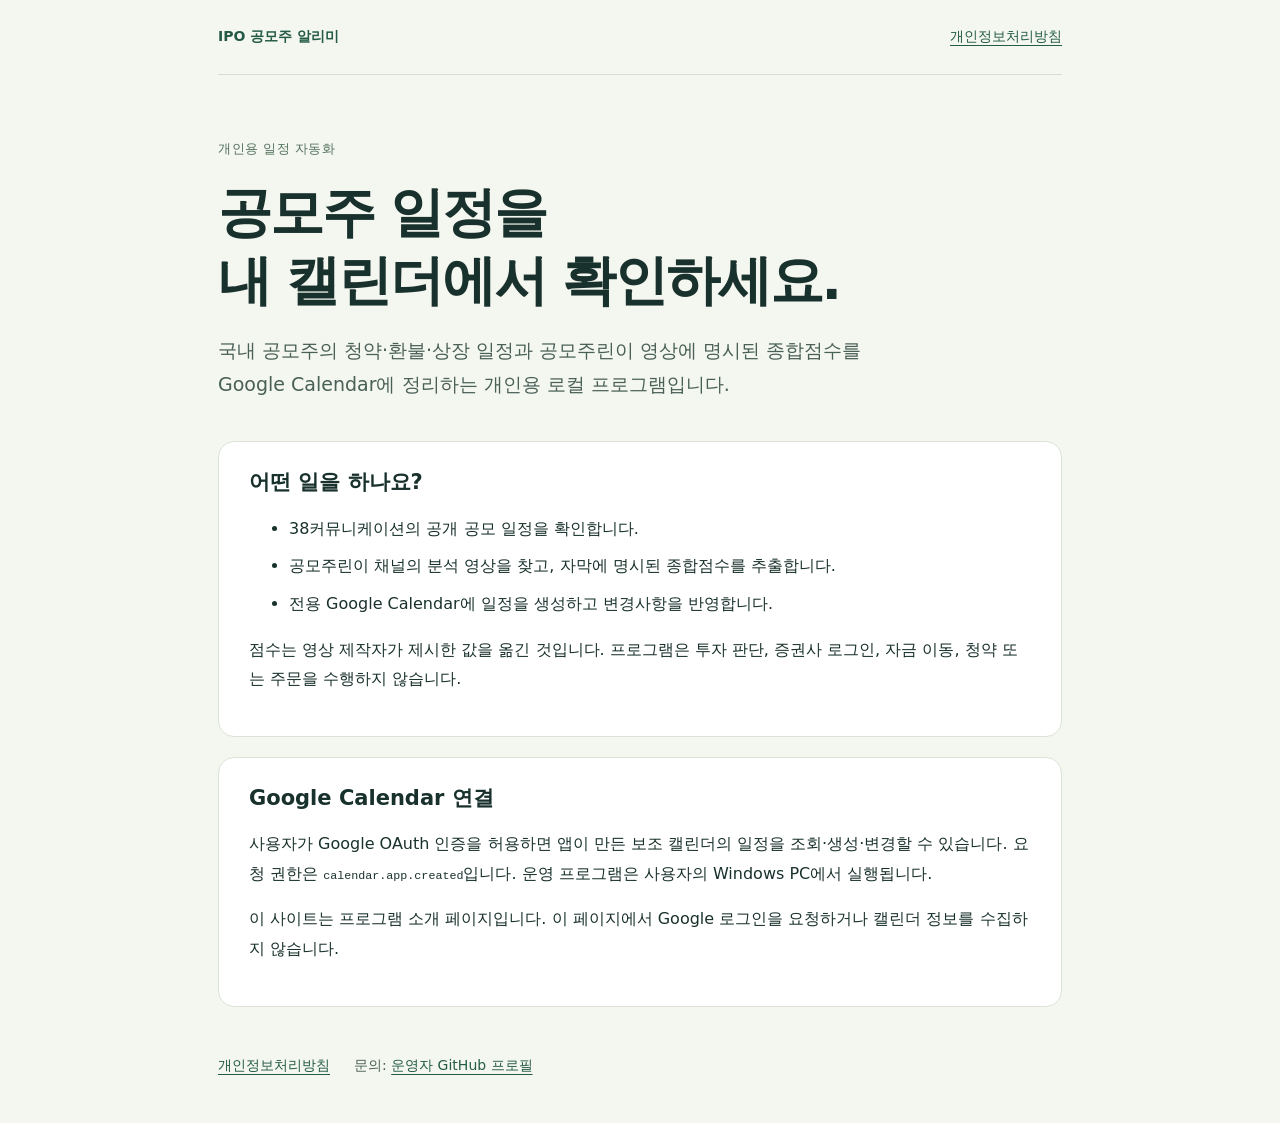
<file: index.html>
<!doctype html>
<html lang="ko">
<head>
  <meta charset="utf-8">
  <meta name="viewport" content="width=device-width, initial-scale=1">
  <title>IPO 공모주 알리미</title>
  <link rel="stylesheet" href="style.css">
</head>
<body>
  <main>
    <nav><a href="index.html">IPO 공모주 알리미</a><a href="privacy.html">개인정보처리방침</a></nav>
    <p class="eyebrow">개인용 일정 자동화</p>
    <h1>공모주 일정을<br>내 캘린더에서 확인하세요.</h1>
    <p class="lead">국내 공모주의 청약·환불·상장 일정과 공모주린이 영상에 명시된 종합점수를 Google Calendar에 정리하는 개인용 로컬 프로그램입니다.</p>
    <section>
      <h2>어떤 일을 하나요?</h2>
      <ul>
        <li>38커뮤니케이션의 공개 공모 일정을 확인합니다.</li>
        <li>공모주린이 채널의 분석 영상을 찾고, 자막에 명시된 종합점수를 추출합니다.</li>
        <li>전용 Google Calendar에 일정을 생성하고 변경사항을 반영합니다.</li>
      </ul>
      <p>점수는 영상 제작자가 제시한 값을 옮긴 것입니다. 프로그램은 투자 판단, 증권사 로그인, 자금 이동, 청약 또는 주문을 수행하지 않습니다.</p>
    </section>
    <section>
      <h2>Google Calendar 연결</h2>
      <p>사용자가 Google OAuth 인증을 허용하면 앱이 만든 보조 캘린더의 일정을 조회·생성·변경할 수 있습니다. 요청 권한은 <code>calendar.app.created</code>입니다. 운영 프로그램은 사용자의 Windows PC에서 실행됩니다.</p>
      <p>이 사이트는 프로그램 소개 페이지입니다. 이 페이지에서 Google 로그인을 요청하거나 캘린더 정보를 수집하지 않습니다.</p>
    </section>
    <footer><a href="privacy.html">개인정보처리방침</a><span>문의: <a href="https://github.com/khtae419-oss">운영자 GitHub 프로필</a></span></footer>
  </main>
</body>
</html>
</file>
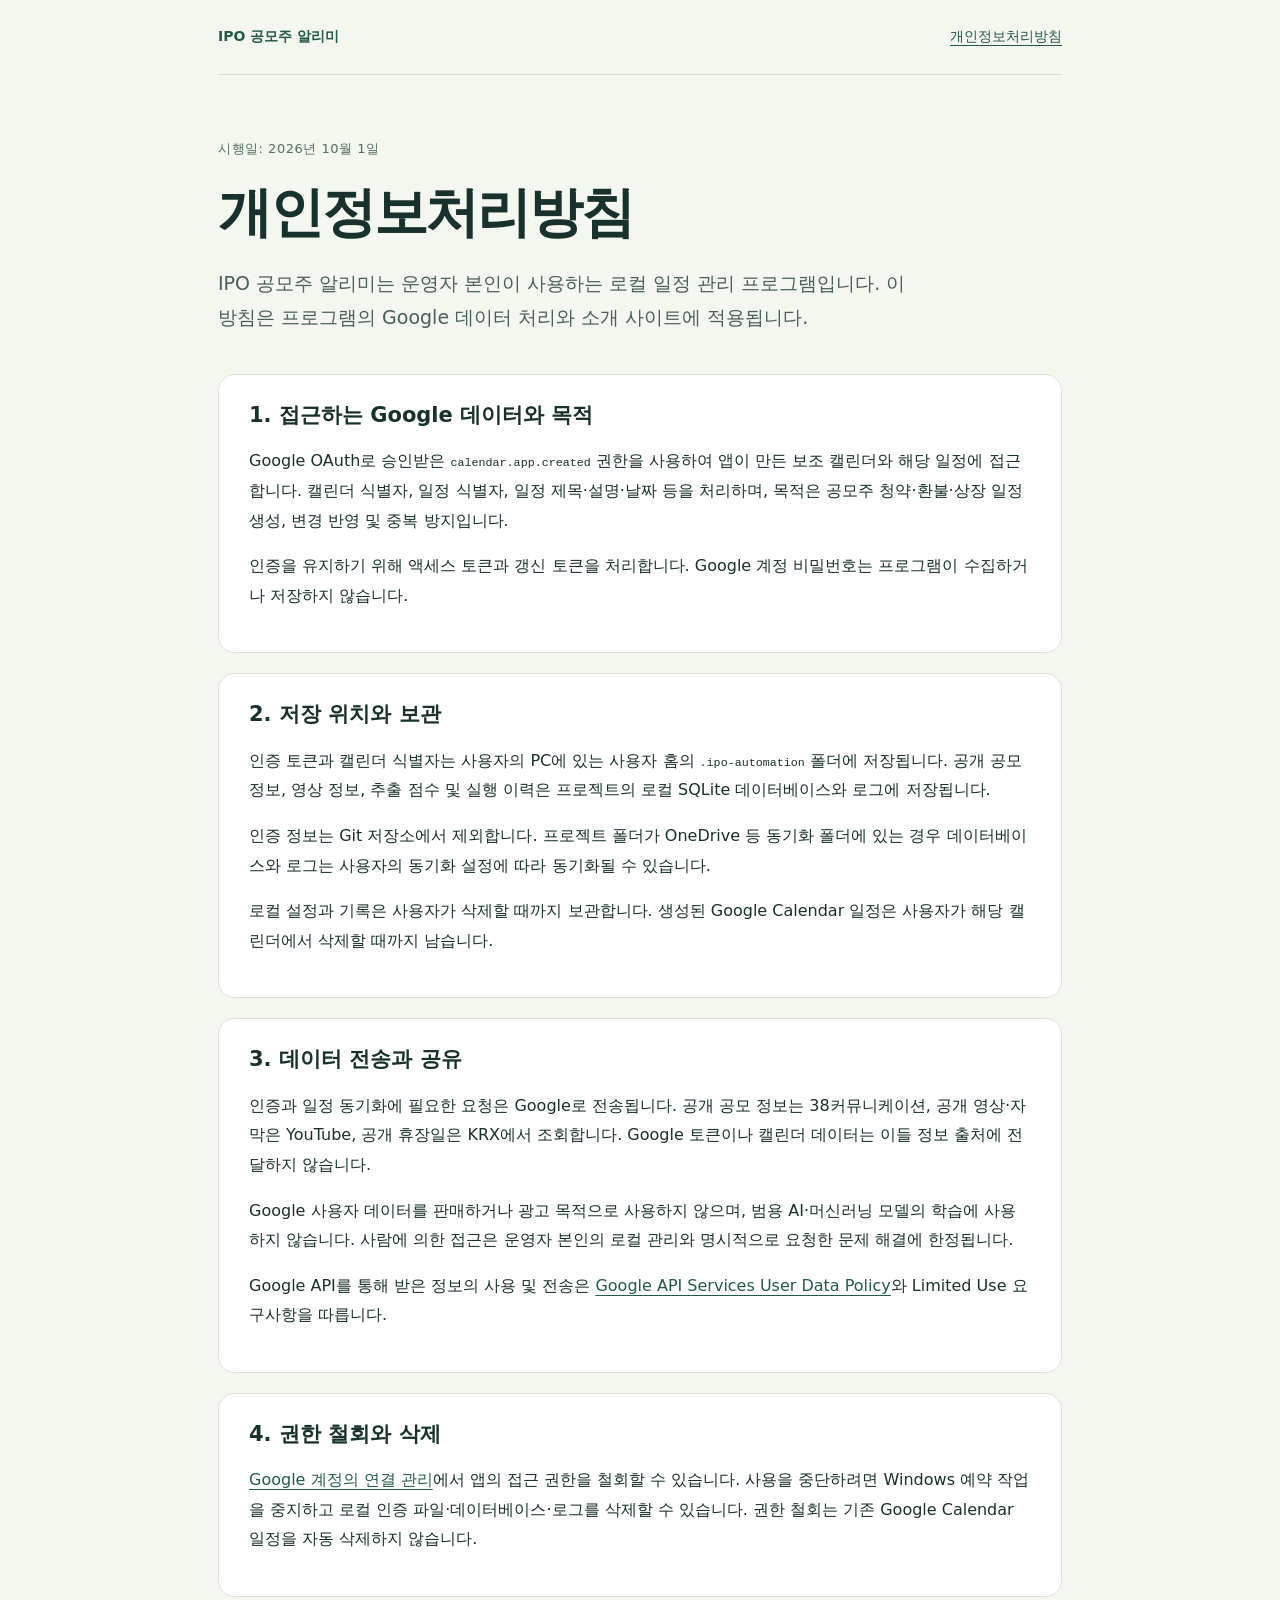
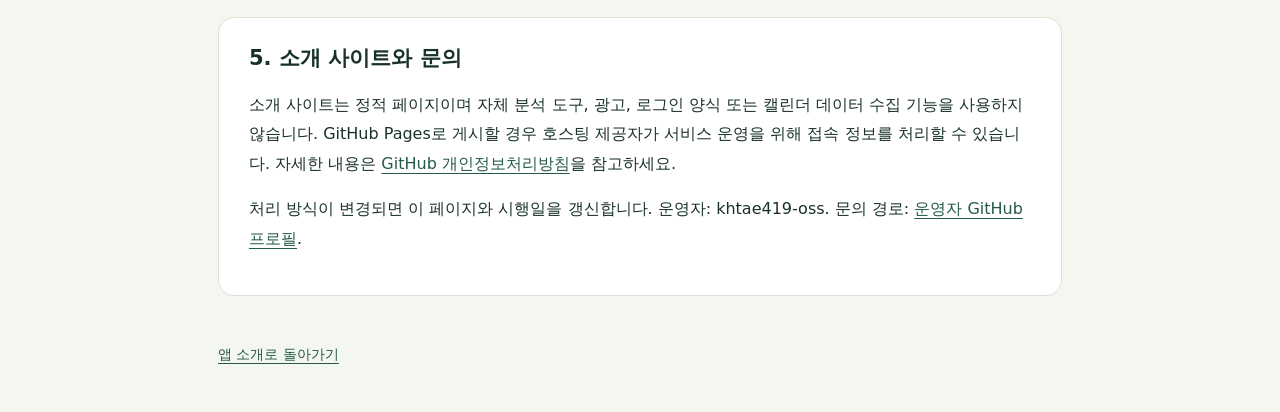
<file: privacy.html>
<!doctype html>
<html lang="ko">
<head>
  <meta charset="utf-8">
  <meta name="viewport" content="width=device-width, initial-scale=1">
  <title>개인정보처리방침 · IPO 공모주 알리미</title>
  <link rel="stylesheet" href="style.css">
</head>
<body>
  <main>
    <nav><a href="index.html">IPO 공모주 알리미</a><a href="privacy.html">개인정보처리방침</a></nav>
    <p class="eyebrow">시행일: 2026년 10월 1일</p>
    <h1>개인정보처리방침</h1>
    <p class="lead">IPO 공모주 알리미는 운영자 본인이 사용하는 로컬 일정 관리 프로그램입니다. 이 방침은 프로그램의 Google 데이터 처리와 소개 사이트에 적용됩니다.</p>
    <section>
      <h2>1. 접근하는 Google 데이터와 목적</h2>
      <p>Google OAuth로 승인받은 <code>calendar.app.created</code> 권한을 사용하여 앱이 만든 보조 캘린더와 해당 일정에 접근합니다. 캘린더 식별자, 일정 식별자, 일정 제목·설명·날짜 등을 처리하며, 목적은 공모주 청약·환불·상장 일정 생성, 변경 반영 및 중복 방지입니다.</p>
      <p>인증을 유지하기 위해 액세스 토큰과 갱신 토큰을 처리합니다. Google 계정 비밀번호는 프로그램이 수집하거나 저장하지 않습니다.</p>
    </section>
    <section>
      <h2>2. 저장 위치와 보관</h2>
      <p>인증 토큰과 캘린더 식별자는 사용자의 PC에 있는 사용자 홈의 <code>.ipo-automation</code> 폴더에 저장됩니다. 공개 공모 정보, 영상 정보, 추출 점수 및 실행 이력은 프로젝트의 로컬 SQLite 데이터베이스와 로그에 저장됩니다.</p>
      <p>인증 정보는 Git 저장소에서 제외합니다. 프로젝트 폴더가 OneDrive 등 동기화 폴더에 있는 경우 데이터베이스와 로그는 사용자의 동기화 설정에 따라 동기화될 수 있습니다.</p>
      <p>로컬 설정과 기록은 사용자가 삭제할 때까지 보관합니다. 생성된 Google Calendar 일정은 사용자가 해당 캘린더에서 삭제할 때까지 남습니다.</p>
    </section>
    <section>
      <h2>3. 데이터 전송과 공유</h2>
      <p>인증과 일정 동기화에 필요한 요청은 Google로 전송됩니다. 공개 공모 정보는 38커뮤니케이션, 공개 영상·자막은 YouTube, 공개 휴장일은 KRX에서 조회합니다. Google 토큰이나 캘린더 데이터는 이들 정보 출처에 전달하지 않습니다.</p>
      <p>Google 사용자 데이터를 판매하거나 광고 목적으로 사용하지 않으며, 범용 AI·머신러닝 모델의 학습에 사용하지 않습니다. 사람에 의한 접근은 운영자 본인의 로컬 관리와 명시적으로 요청한 문제 해결에 한정됩니다.</p>
      <p>Google API를 통해 받은 정보의 사용 및 전송은 <a href="https://developers.google.com/terms/api-services-user-data-policy">Google API Services User Data Policy</a>와 Limited Use 요구사항을 따릅니다.</p>
    </section>
    <section>
      <h2>4. 권한 철회와 삭제</h2>
      <p><a href="https://myaccount.google.com/connections">Google 계정의 연결 관리</a>에서 앱의 접근 권한을 철회할 수 있습니다. 사용을 중단하려면 Windows 예약 작업을 중지하고 로컬 인증 파일·데이터베이스·로그를 삭제할 수 있습니다. 권한 철회는 기존 Google Calendar 일정을 자동 삭제하지 않습니다.</p>
    </section>
    <section>
      <h2>5. 소개 사이트와 문의</h2>
      <p>소개 사이트는 정적 페이지이며 자체 분석 도구, 광고, 로그인 양식 또는 캘린더 데이터 수집 기능을 사용하지 않습니다. GitHub Pages로 게시할 경우 호스팅 제공자가 서비스 운영을 위해 접속 정보를 처리할 수 있습니다. 자세한 내용은 <a href="https://docs.github.com/en/site-policy/privacy-policies/github-general-privacy-statement">GitHub 개인정보처리방침</a>을 참고하세요.</p>
      <p>처리 방식이 변경되면 이 페이지와 시행일을 갱신합니다. 운영자: khtae419-oss. 문의 경로: <a href="https://github.com/khtae419-oss">운영자 GitHub 프로필</a>.</p>
    </section>
    <footer><a href="index.html">앱 소개로 돌아가기</a></footer>
  </main>
</body>
</html>
</file>
<file: style.css>
:root { color-scheme: light; font-family: system-ui, -apple-system, "Segoe UI", sans-serif; color: #19312c; background: #f4f6f0; }
* { box-sizing: border-box; }
body { margin: 0; }
main { max-width: 900px; padding: 0 28px; margin: auto; }
nav { display: flex; gap: 24px; justify-content: space-between; padding: 28px 0; border-bottom: 1px solid #d7ded1; font-size: 14px; }
a { color: #245b47; text-underline-offset: 4px; }
nav a:first-child { font-weight: 750; text-decoration: none; }
.eyebrow { margin-top: 62px; font-size: 13px; letter-spacing: .04em; color: #53725b; }
h1 { font-size: clamp(32px, 5vw, 54px); line-height: 1.25; letter-spacing: -.04em; margin: 18px 0; }
.lead { max-width: 700px; font-size: 19px; line-height: 1.8; color: #496057; margin-bottom: 40px; }
section { padding: 26px 30px; background: #fff; border: 1px solid #dce3d6; border-radius: 16px; margin: 20px 0; }
h2 { font-size: 21px; margin-top: 0; }
p, li { line-height: 1.85; overflow-wrap: anywhere; }
li + li { margin-top: 8px; }
code { font-size: .9em; }
footer { display: flex; flex-wrap: wrap; gap: 24px; padding: 30px 0 48px; font-size: 14px; color: #496057; }
@media (max-width: 540px) { main { padding: 0 18px; } section { padding: 22px; } nav { gap: 12px; } }
</file>
